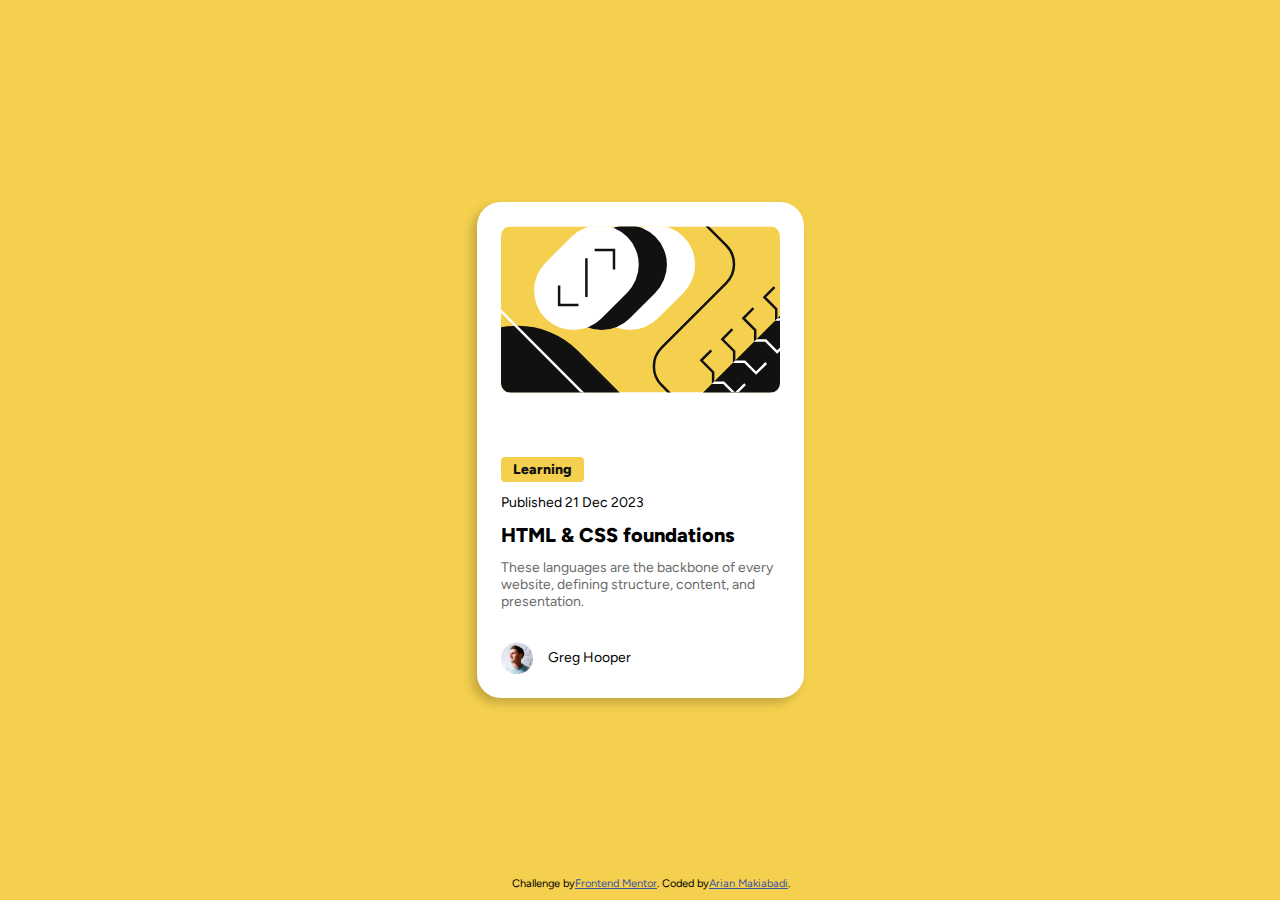
<file: index.html>
<!DOCTYPE html>
<html lang="en">
  <head>
    <meta charset="UTF-8" />
    <meta name="viewport" content="width=device-width, initial-scale=1.0" />
    <!-- displays site properly based on user's device -->

    <link
      rel="icon"
      type="image/png"
      sizes="32x32"
      href="./assets/images/favicon-32x32.png"
    />

    <title>Frontend Mentor | Blog preview card</title>

    <link rel="stylesheet" href="styles.css" />
  </head>
  <body>
    <div class="blog__container">
      <div class="image-wrapper">
        <img src="./assets/images/illustration-article.svg" alt="" />
      </div>
      <div class="blog__content">
        <div class="tag">Learning</div>
        <p>Published 21 Dec 2023</p>
        <h1>HTML & CSS foundations</h1>
        <p class="blog__content-text">
          These languages are the backbone of every website, defining structure,
          content, and presentation.
        </p>
        <div class="blog__author">
          <img src="./assets/images/image-avatar.webp" />
          <p>Greg Hooper</p>
        </div>
      </div>
    </div>
    <div class="attribution">
      Challenge by
      <a href="https://www.frontendmentor.io?ref=challenge" target="_blank"
        >Frontend Mentor</a
      >. Coded by
      <a href="https://github.com/ArianMakiabadi">Arian Makiabadi</a>.
    </div>
  </body>
</html>
</file>
<file: styles.css>
@font-face {
  font-family: "myFont";
  src: url("./assets/fonts/Figtree-VariableFont_wght.ttf") format("truetype");
  font-weight: 100 900;
}

/*Reset*/
*,
* ::before,
* ::after {
  box-sizing: border-box;
  padding: 0;
  margin: 0;
  /* list-style: none; */
}

:root {
  /*colors*/
  --color-yellow: #f4d04e;
  --color-gray-950: #111111;
  --color-gray-500: #6b6b6b;
  --color-white: #ffffff;

  /*Font sizes*/
  --font-size-large: 2.4rem;
  --font-size-medium-plus: 2rem;
  --font-size-medium: 1.6rem;
  --font-size-small: 1.4rem;
}

html {
  /*To make each rem - 10px for easier usage of rem later on*/
  font-size: 62.5%;
  overflow-x: hidden;
  font-family: "myFont", sans-serif;
}

body {
  background-color: var(--color-yellow);
  display: grid;
  justify-content: center;
  align-items: center;
  min-height: 100vh;
  gap: 2rem;
}

.blog__container {
  background-color: var(--color-white);
  padding: 24px;
  border-radius: 24px;
  display: grid;
  grid-template-columns: auto;
  justify-items: center;
  align-content: center;
  overflow: hidden;
  max-width: 327px;
  box-shadow: -5px 5px 10px rgba(0, 0, 0, 0.2);
}

.image-wrapper {
  overflow: hidden;
  height: 200px;
  display: flex;
  height: auto;
  justify-content: center;
  margin-bottom: 2.4rem;
}

.image-wrapper img {
  border-radius: 10px;
  width: 279px;
}

.blog__content {
  display: flex;
  flex-direction: column;
  align-items: flex-start;
  gap: 12px;
  margin-top: 15px;
  padding-top: 1px;
}

.tag {
  font-weight: 800;
  background-color: var(--color-yellow);
  color: var(--color-gray-950);
  display: inline;
  padding: 0.4rem 1.2rem;
  border-radius: 4px;
  font-size: var(--font-size-small);
  margin-top: 2.4rem;
}

h1 {
  font-size: var(--font-size-medium-plus);
  font-weight: 800;
}

h1:hover {
  color: var(--color-yellow);
}

p {
  font-size: var(--font-size-small);
}

.blog__content-text {
  color: var(--color-gray-500);
  margin-bottom: 2rem;
}

.attribution {
  font-size: 11px;
  text-align: center;
  position: absolute;
  display: flex;
  bottom: 1rem;
  left: 40%;
  text-wrap: nowrap;
}
.attribution a {
  color: hsl(228, 45%, 44%);
}

.blog__author {
  display: flex;
  flex-direction: row;
  justify-content: flex-start;
  align-items: center;
  width: 100%;
}

.blog__author img {
  width: 32px;
  height: auto;
  display: inline;
  margin-right: 1.5rem;
}

@media screen and (min-width: 1440px) {
  .blog__container {
    min-width: 384px;
  }

  .image-wrapper img {
    width: fit-content;
  }
}
</file>
